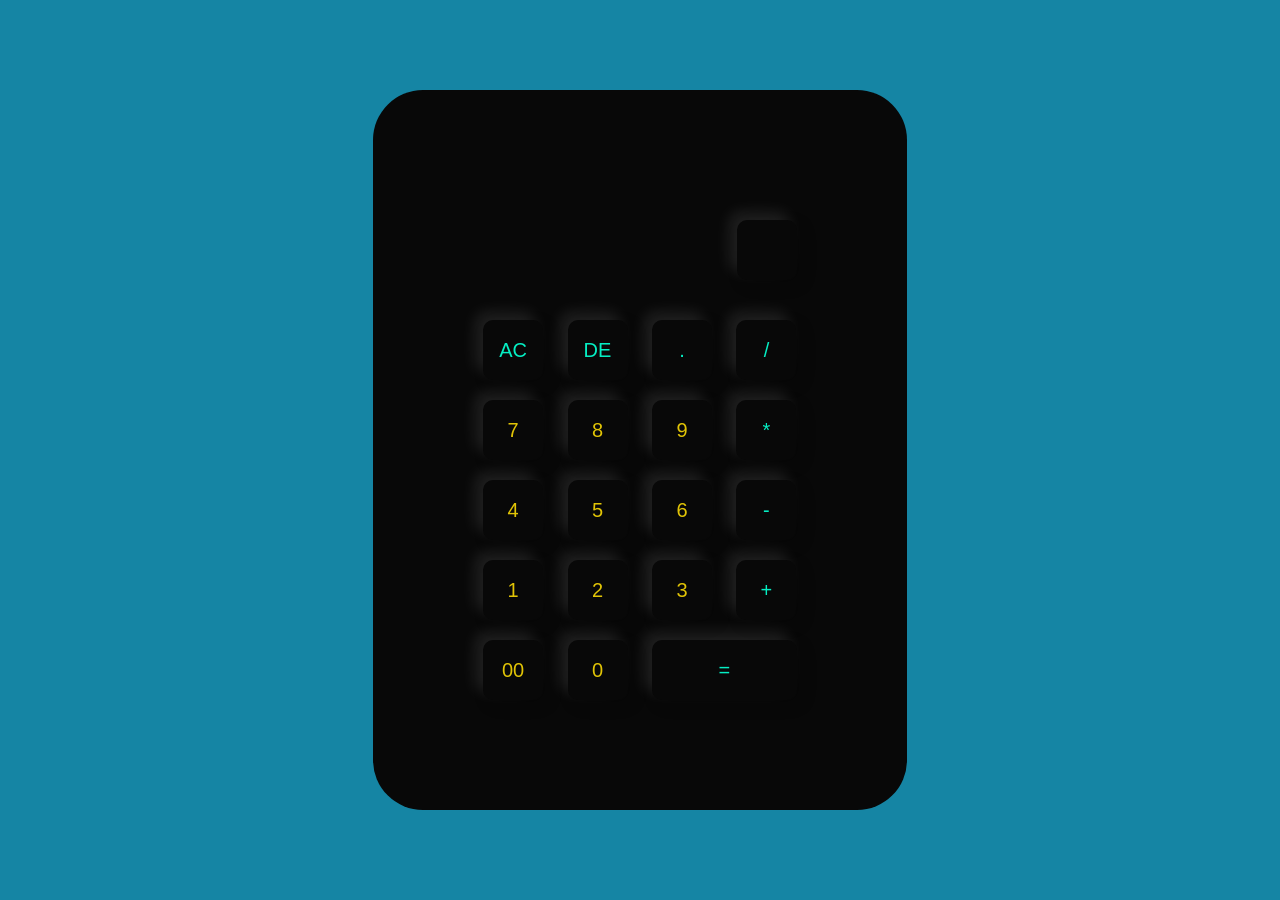
<file: index.html>
<!DOCTYPE html>
<html>
<head>
    <meta name="viewport" content="width=device-width, initial-scale=1.0">  
    <title>Calculator using javascript - Easy Tutorials</title>
    <link rel="stylesheet" href="style.css">
</head>
<body>

<div class="container">
  <div class="calculator">
    <form>
      <div class ="display">
         <input type="text" name="display">
       </div>
       <div>
         <input type="button" value="AC" onclick="display.value = ' ' " class= "operator">
         <input type="button" value="DE" onclick="display.value = display.value.toString().slice(0,-1)" class= "operator"> 
         <input type="button" value="." onclick="display.value += '.' " class= "operator">
         <input type="button" value="/" onclick="display.value += '/' " class= "operator">
       </div>
       <div>
         <input type="button" value="7" onclick="display.value += '7' " >
         <input type="button" value="8" onclick="display.value += '8' ">                        
         <input type="button" value="9" onclick="display.value += '9' ">
         <input type="button" value="*" onclick="display.value += '*' " class= "operator">
       </div>
       <div>
         <input type="button" value="4" onclick="display.value += '4' ">
         <input type="button" value="5" onclick="display.value += '5' ">                       
         <input type="button" value="6" onclick="display.value += '6' ">
         <input type="button" value="-" onclick="display.value += '-' " class= "operator">
       </div>
       <div>
         <input type="button" value="1" onclick="display.value += '1' ">
         <input type="button" value="2" onclick="display.value += '2' ">                        
         <input type="button" value="3" onclick="display.value += '3' ">
         <input type="button" value="+" onclick="display.value += '+' " class= "operator">
       </div>
       <div>
         <input type="button" value="00" onclick="display.value += '00' ">
         <input type="button" value="0" onclick="display.value += '0' ">                        
         <input type="button" value="=" onclick="display.value = eval(display.value)" class="equal operator">

       </div>
     </form>
   </div>
</div>


</body>
</html>
</file>
<file: style.css>
*{
    margin: 0;
    padding: 0;
    font-family: 'Poppins', sans-serif;            
    box-sizing: border-box;
}


.container {
    width: 100%;
    height: 100vh;
    background: #1585a4;
    display: flex;
    align-items: center;
    justify-content: center;
}
.calculator{
    background: #080808;
    padding: 100px;
    border-radius: 50px;
}
.calculator form input{
    border: 0;
    outline: 0;
    width: 60px;
    height: 60px;
    border-radius: 10px;
    box-shadow: -8px -8px 15px rgba(255, 255, 255, 0.1), 5px 5px 15px rgba(0, 0, 0, 0.2);
    background: transparent;
    font-size: 20px;
    color: #e1c406;
    cursor: pointer;
    margin: 10px;
}

form .display{
    display: flex;
    justify-content: flex-end;
    margin: 20px 0;
}
form display input{
    text-align: right;
    flex: 1;
    font-size: 45px;
    box-shadow: none;
}
form input.equal{
    width: 145px;
}



Form input.operator{
    color:#05eec3
}
</file>
